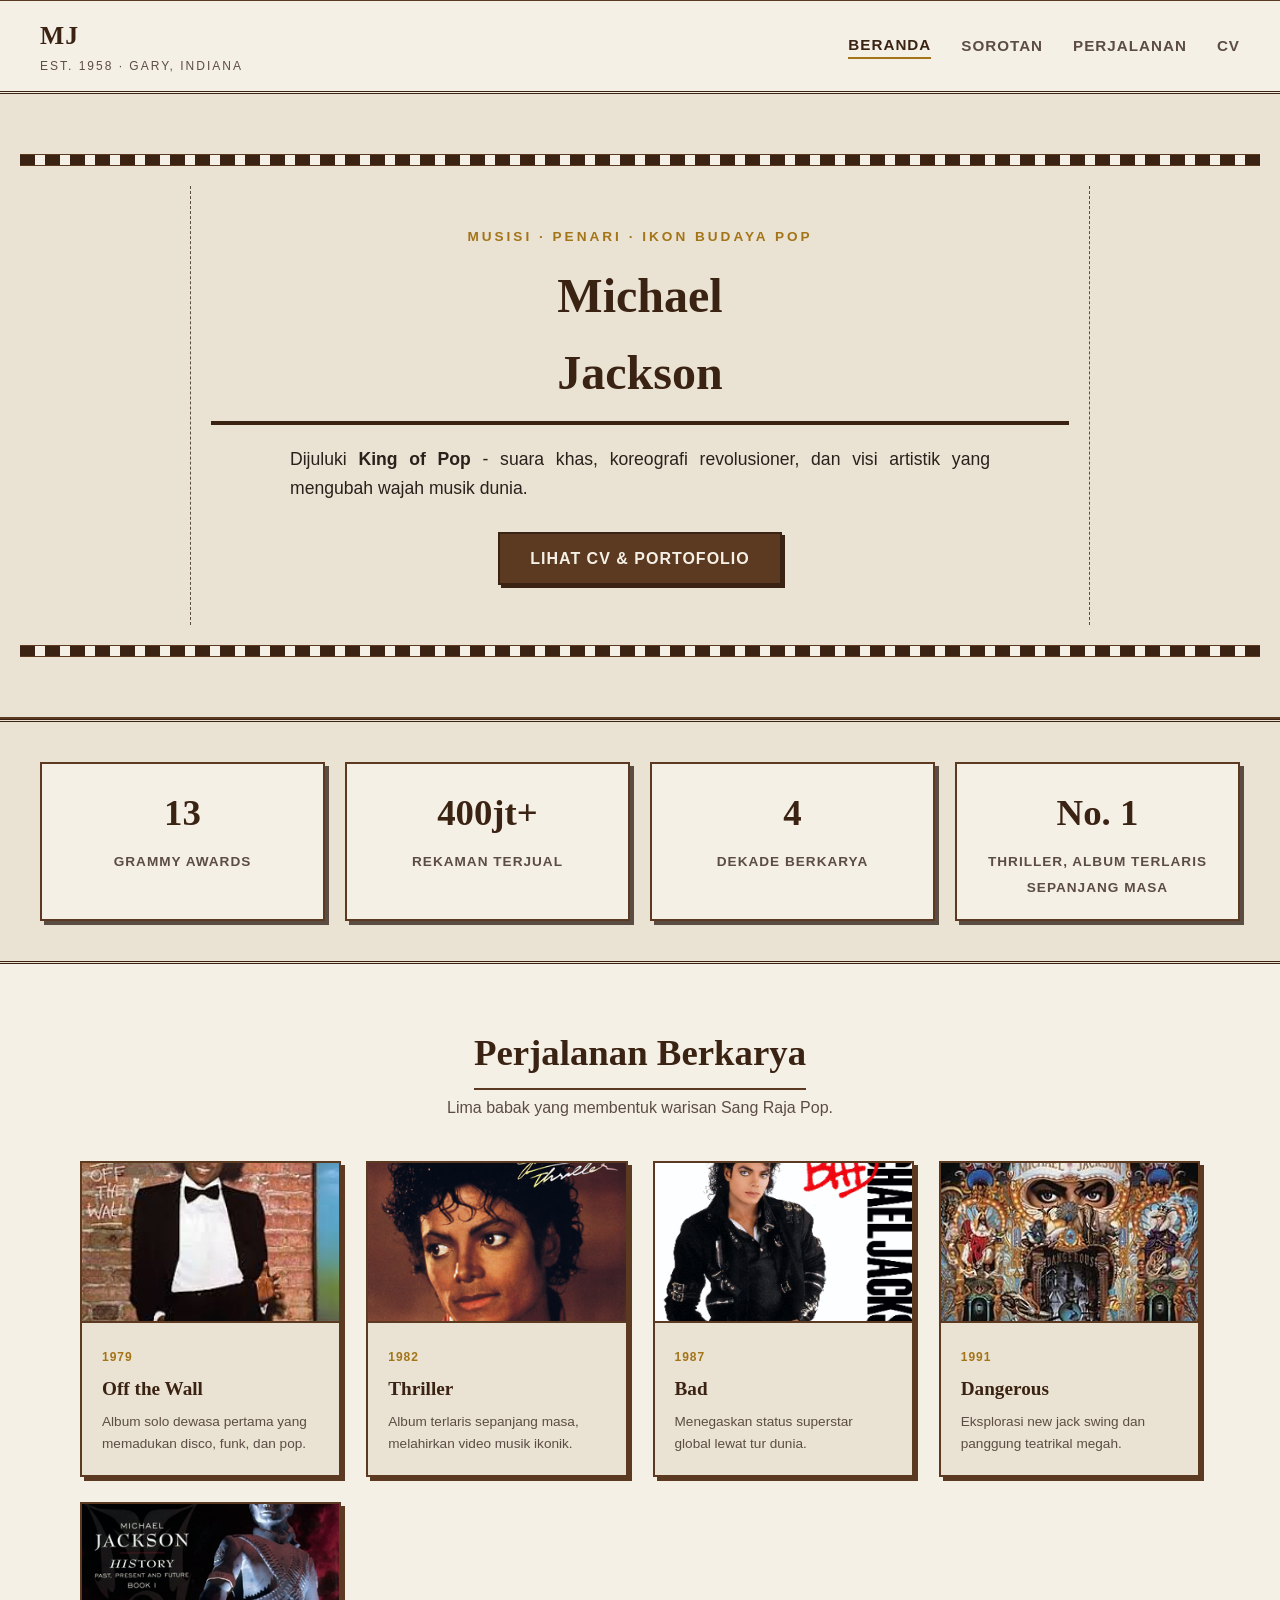
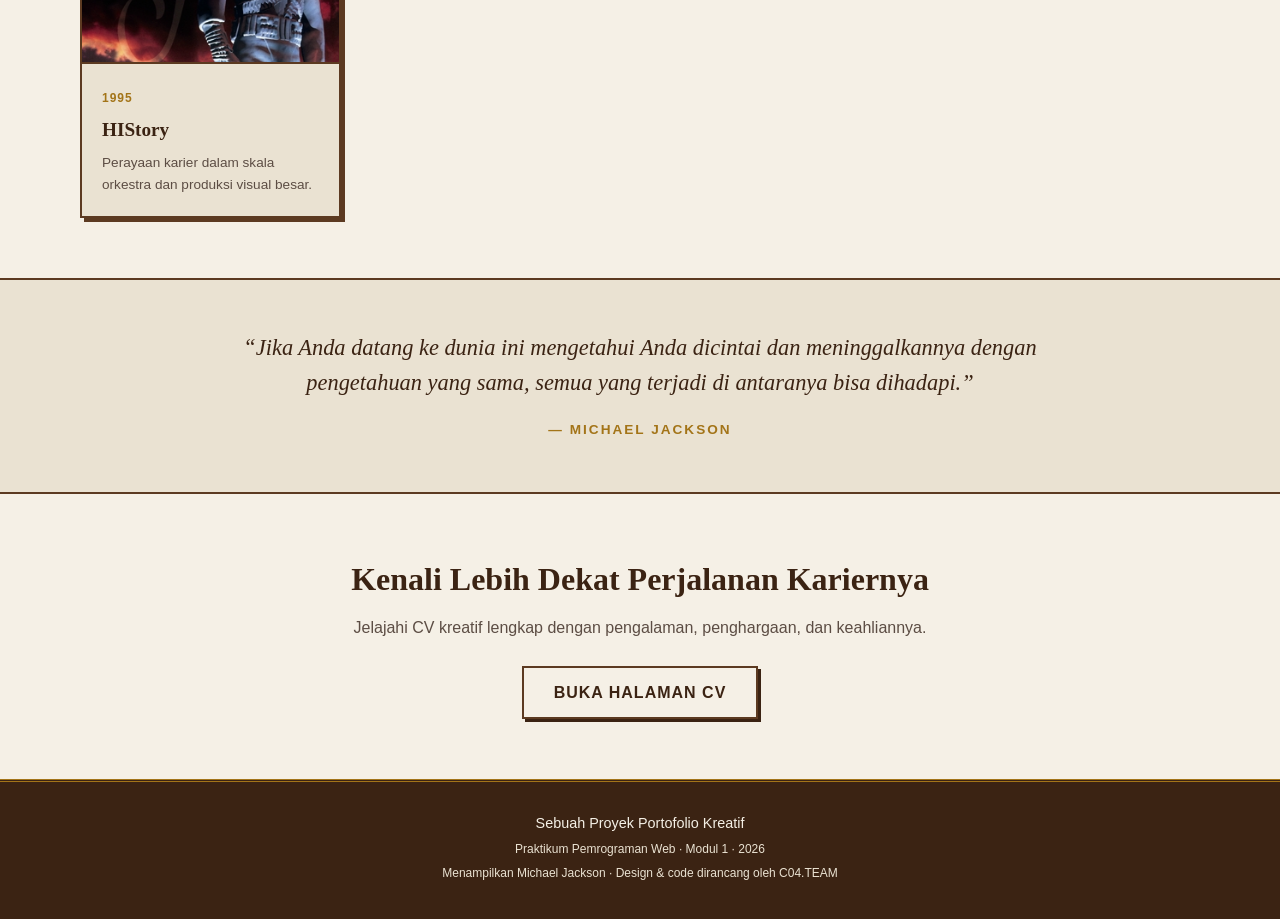
<file: index.html>
<!doctype html>
<html lang="id">
    <head>
        <meta charset="UTF-8" />
        <meta name="viewport" content="width=device-width, initial-scale=1.0" />
        <title>Michael Jackson — Portfolio</title>
        <link rel="stylesheet" href="home.css" />
    </head>
    <body>
        <header class="navbar">
            <a href="index.html" class="logo">
                MJ
                <span class="logo-sub">Est. 1958 &middot; Gary, Indiana</span>
            </a>

            <nav class="nav-links" id="navLinks">
                <a href="#home" class="active">Beranda</a>
                <a href="#sorotan">Sorotan</a>
                <a href="#era">Perjalanan</a>
                <a href="cv.html">CV</a>
            </nav>

            <button class="nav-toggle" id="navToggle" aria-label="Buka menu">
                <span></span><span></span><span></span>
            </button>
        </header>

        <section class="hero" id="home">
            <div class="film-strip film-strip--top" aria-hidden="true"></div>

            <div class="mosaic">
                <div class="tile" data-frame="08"></div>
                <div class="tile" data-frame="07"></div>
                <div class="tile" data-frame="06"></div>
                <div class="tile" data-frame="05"></div>
                <div class="tile" data-frame="04"></div>
                <div class="tile" data-frame="03"></div>

                <div class="mosaic-panel">
                    <p class="panel-kicker">Musisi &middot; Penari &middot; Ikon Budaya Pop</p>
                    <h1 class="panel-title">Michael<br />Jackson</h1>
                    <p class="panel-desc">
                        Dijuluki <strong>King of Pop</strong> - suara khas, koreografi revolusioner, dan visi artistik
                        yang mengubah wajah musik dunia.
                    </p>
                    <a href="cv.html" class="ticket-btn">
                        <span>Lihat CV &amp; Portofolio</span>
                    </a>
                </div>

                <div class="tile" data-frame="02"></div>
                <div class="tile" data-frame="01"></div>
            </div>

            <div class="film-strip film-strip--bottom" aria-hidden="true"></div>
        </section>

        <section class="stats" id="sorotan">
            <div class="ticket">
                <span class="ticket-num">13</span>
                <span class="ticket-label">Grammy Awards</span>
            </div>
            <div class="ticket">
                <span class="ticket-num">400jt+</span>
                <span class="ticket-label">Rekaman Terjual</span>
            </div>
            <div class="ticket">
                <span class="ticket-num">4</span>
                <span class="ticket-label">Dekade Berkarya</span>
            </div>
            <div class="ticket">
                <span class="ticket-num">No. 1</span>
                <span class="ticket-label">Thriller, Album Terlaris Sepanjang Masa</span>
            </div>
        </section>

        <section class="eras" id="era">
            <div class="section-head">
                <h2>Perjalanan Berkarya</h2>
                <p>Lima babak yang membentuk warisan Sang Raja Pop.</p>
            </div>

            <div class="era-grid">
                <article class="era-card">
                    <div class="era-photo">
                        <img
                            src="images/wall.jpeg"
                            alt="Off the Wall"
                            style="width: 100%; height: 100%; object-fit: cover"
                        />
                    </div>
                    <div class="era-body">
                        <span class="era-year">1979</span>
                        <h3>Off the Wall</h3>
                        <p>Album solo dewasa pertama yang memadukan disco, funk, dan pop.</p>
                    </div>
                </article>

                <article class="era-card era-card--accent">
                    <div class="era-photo">
                        <img
                            src="images/thriller.jpg"
                            alt="Thriller"
                            style="width: 100%; height: 100%; object-fit: cover"
                        />
                    </div>
                    <div class="era-body">
                        <span class="era-year">1982</span>
                        <h3>Thriller</h3>
                        <p>Album terlaris sepanjang masa, melahirkan video musik ikonik.</p>
                    </div>
                </article>

                <article class="era-card">
                    <div class="era-photo">
                        <img src="images/bad.png" alt="Bad" style="width: 100%; height: 100%; object-fit: cover" />
                    </div>
                    <div class="era-body">
                        <span class="era-year">1987</span>
                        <h3>Bad</h3>
                        <p>Menegaskan status superstar global lewat tur dunia.</p>
                    </div>
                </article>

                <article class="era-card">
                    <div class="era-photo">
                        <img
                            src="images/danger.jpeg"
                            alt="Dangerous"
                            style="width: 100%; height: 100%; object-fit: cover"
                        />
                    </div>
                    <div class="era-body">
                        <span class="era-year">1991</span>
                        <h3>Dangerous</h3>
                        <p>Eksplorasi new jack swing dan panggung teatrikal megah.</p>
                    </div>
                </article>

                <article class="era-card">
                    <div class="era-photo">
                        <img
                            src="images/history.jpg"
                            alt="HIStory"
                            style="width: 100%; height: 100%; object-fit: cover"
                        />
                    </div>
                    <div class="era-body">
                        <span class="era-year">1995</span>
                        <h3>HIStory</h3>
                        <p>Perayaan karier dalam skala orkestra dan produksi visual besar.</p>
                    </div>
                </article>
            </div>
        </section>

        <section class="quote">
            <div class="marquee">
                <blockquote>
                    &ldquo;Jika Anda datang ke dunia ini mengetahui Anda dicintai dan meninggalkannya dengan pengetahuan
                    yang sama, semua yang terjadi di antaranya bisa dihadapi.&rdquo;
                </blockquote>
                <cite>— Michael Jackson</cite>
            </div>
        </section>

        <section class="cta-banner">
            <h2>Kenali Lebih Dekat Perjalanan Kariernya</h2>
            <p>Jelajahi CV kreatif lengkap dengan pengalaman, penghargaan, dan keahliannya.</p>
            <a href="cv.html" class="ticket-btn ticket-btn--light">
                <span>Buka Halaman CV</span>
            </a>
        </section>

        <footer class="footer">
            <p class="credit-line">Sebuah Proyek Portofolio Kreatif</p>
            <p class="credit-line credit-line--muted">Praktikum Pemrograman Web &middot; Modul 1 &middot; 2026</p>
            <p class="credit-line credit-line--muted">
                Menampilkan Michael Jackson &middot; Design &amp; code dirancang oleh C04.TEAM
            </p>
        </footer>

        <script>
            const navToggle = document.getElementById("navToggle");
            const navLinks = document.getElementById("navLinks");
            navToggle.addEventListener("click", () => {
                navLinks.classList.toggle("open");
                navToggle.classList.toggle("open");
            });
        </script>
    </body>
</html>
</file>
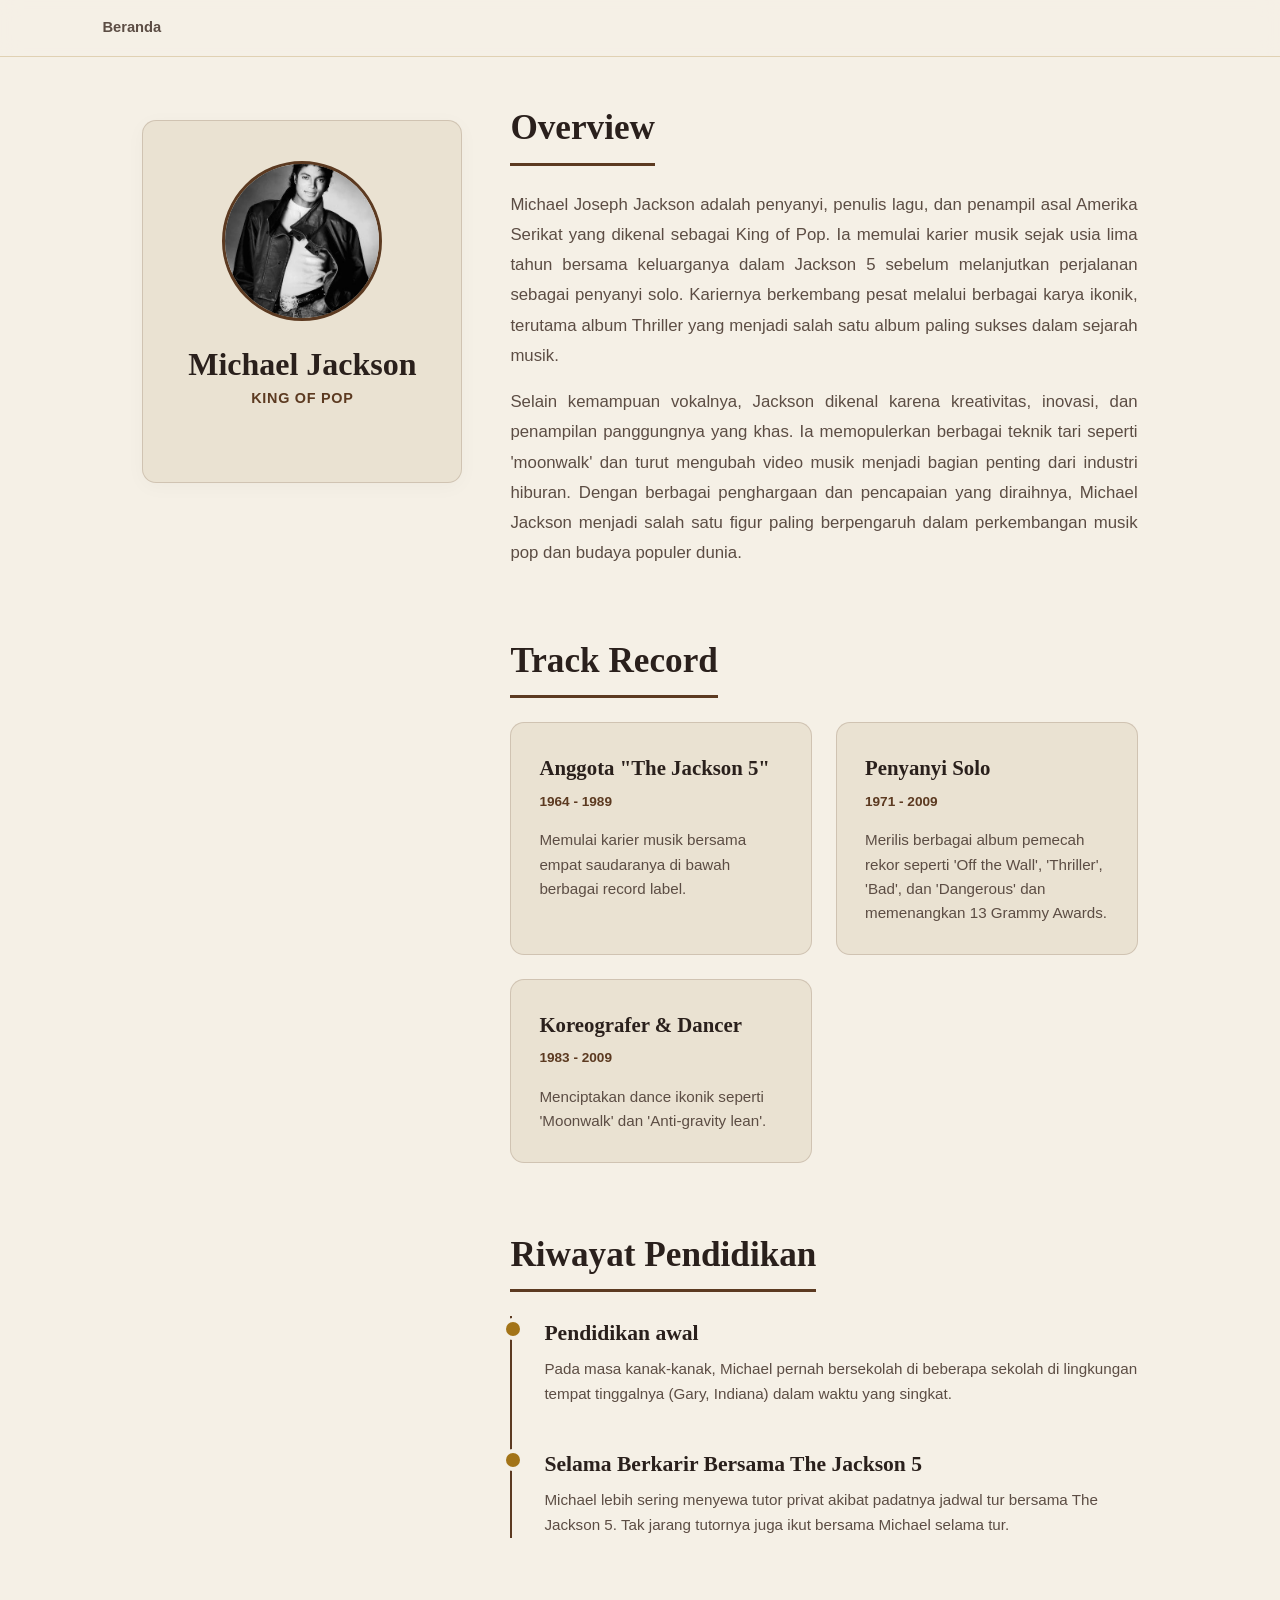
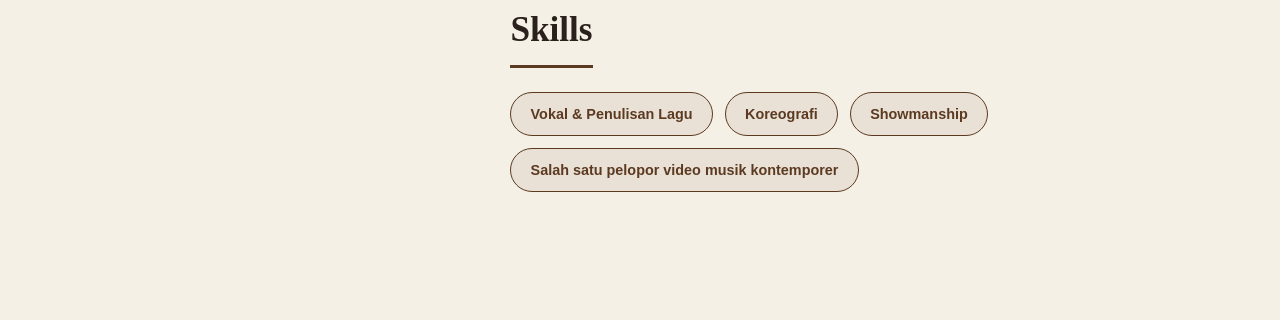
<file: cv.html>
<!doctype html>
<html lang="id">
    <head>
        <meta charset="UTF-8" />
        <meta name="viewport" content="width=device-width, initial-scale=1.0" />
        <title>Michael Jackson — Creative CV</title>
        <link rel="stylesheet" href="cv.css" />
    </head>

    <body>
        <header class="navbar">
            <nav class="nav-links">
                <a href="index.html">Beranda</a>
            </nav>
        </header>

        <div class="cv-layout">
            <aside class="cv-sidebar">
                <div class="profile-container">
                    <img src="images/michael.jpeg" alt="Foto Michael Jackson" class="profile-pic" />
                    <h1 class="profile-name">Michael Jackson</h1>
                    <p class="profile-title">King of Pop</p>
                </div>
            </aside>

            <main class="cv-content">
                <section class="cv-section">
                    <h2 class="section-title">Overview</h2>
                    <p class="character-desc">
                        Michael Joseph Jackson adalah penyanyi, penulis lagu, dan penampil asal Amerika Serikat yang
                        dikenal sebagai King of Pop. Ia memulai karier musik sejak usia lima tahun bersama keluarganya
                        dalam Jackson 5 sebelum melanjutkan perjalanan sebagai penyanyi solo. Kariernya berkembang pesat
                        melalui berbagai karya ikonik, terutama album Thriller yang menjadi salah satu album paling
                        sukses dalam sejarah musik.
                    </p>
                    <p class="character-desc">
                        Selain kemampuan vokalnya, Jackson dikenal karena kreativitas, inovasi, dan penampilan
                        panggungnya yang khas. Ia memopulerkan berbagai teknik tari seperti 'moonwalk' dan turut
                        mengubah video musik menjadi bagian penting dari industri hiburan. Dengan berbagai penghargaan
                        dan pencapaian yang diraihnya, Michael Jackson menjadi salah satu figur paling berpengaruh dalam
                        perkembangan musik pop dan budaya populer dunia.
                    </p>
                </section>

                <section class="cv-section">
                    <h2 class="section-title">Track Record</h2>
                    <div class="grid-container">
                        <div class="card">
                            <h3 class="card-title">Anggota "The Jackson 5"</h3>
                            <span class="card-date">1964 - 1989</span>
                            <p class="card-desc">
                                Memulai karier musik bersama empat saudaranya di bawah berbagai record label.
                            </p>
                        </div>
                        <div class="card">
                            <h3 class="card-title">Penyanyi Solo</h3>
                            <span class="card-date">1971 - 2009</span>
                            <p class="card-desc">
                                Merilis berbagai album pemecah rekor seperti 'Off the Wall', 'Thriller', 'Bad', dan
                                'Dangerous' dan memenangkan 13 Grammy Awards.
                            </p>
                        </div>
                        <div class="card">
                            <h3 class="card-title">Koreografer & Dancer</h3>
                            <span class="card-date">1983 - 2009</span>
                            <p class="card-desc">
                                Menciptakan dance ikonik seperti 'Moonwalk' dan 'Anti-gravity lean'.
                            </p>
                        </div>
                    </div>
                </section>

                <section class="cv-section">
                    <h2 class="section-title">Riwayat Pendidikan</h2>
                    <div class="timeline">
                        <div class="timeline-item">
                            <div class="timeline-dot"></div>
                            <h3 class="timeline-title">Pendidikan awal</h3>
                            <p class="timeline-desc">
                                Pada masa kanak-kanak, Michael pernah bersekolah di beberapa sekolah di lingkungan
                                tempat tinggalnya (Gary, Indiana) dalam waktu yang singkat.
                            </p>
                        </div>

                        <div class="timeline-item">
                            <div class="timeline-dot"></div>
                            <h3 class="timeline-title">Selama Berkarir Bersama The Jackson 5</h3>
                            <p class="timeline-desc">
                                Michael lebih sering menyewa tutor privat akibat padatnya jadwal tur bersama The Jackson
                                5. Tak jarang tutornya juga ikut bersama Michael selama tur.
                            </p>
                        </div>
                    </div>
                </section>

                <section class="cv-section">
                    <h2 class="section-title">Skills</h2>
                    <div class="skills-container">
                        <span class="skill-badge">Vokal & Penulisan Lagu</span>
                        <span class="skill-badge">Koreografi</span>
                        <span class="skill-badge">Showmanship</span>
                        <span class="skill-badge">Salah satu pelopor video musik kontemporer</span>
                    </div>
                </section>
            </main>
        </div>
    </body>
</html>
</file>
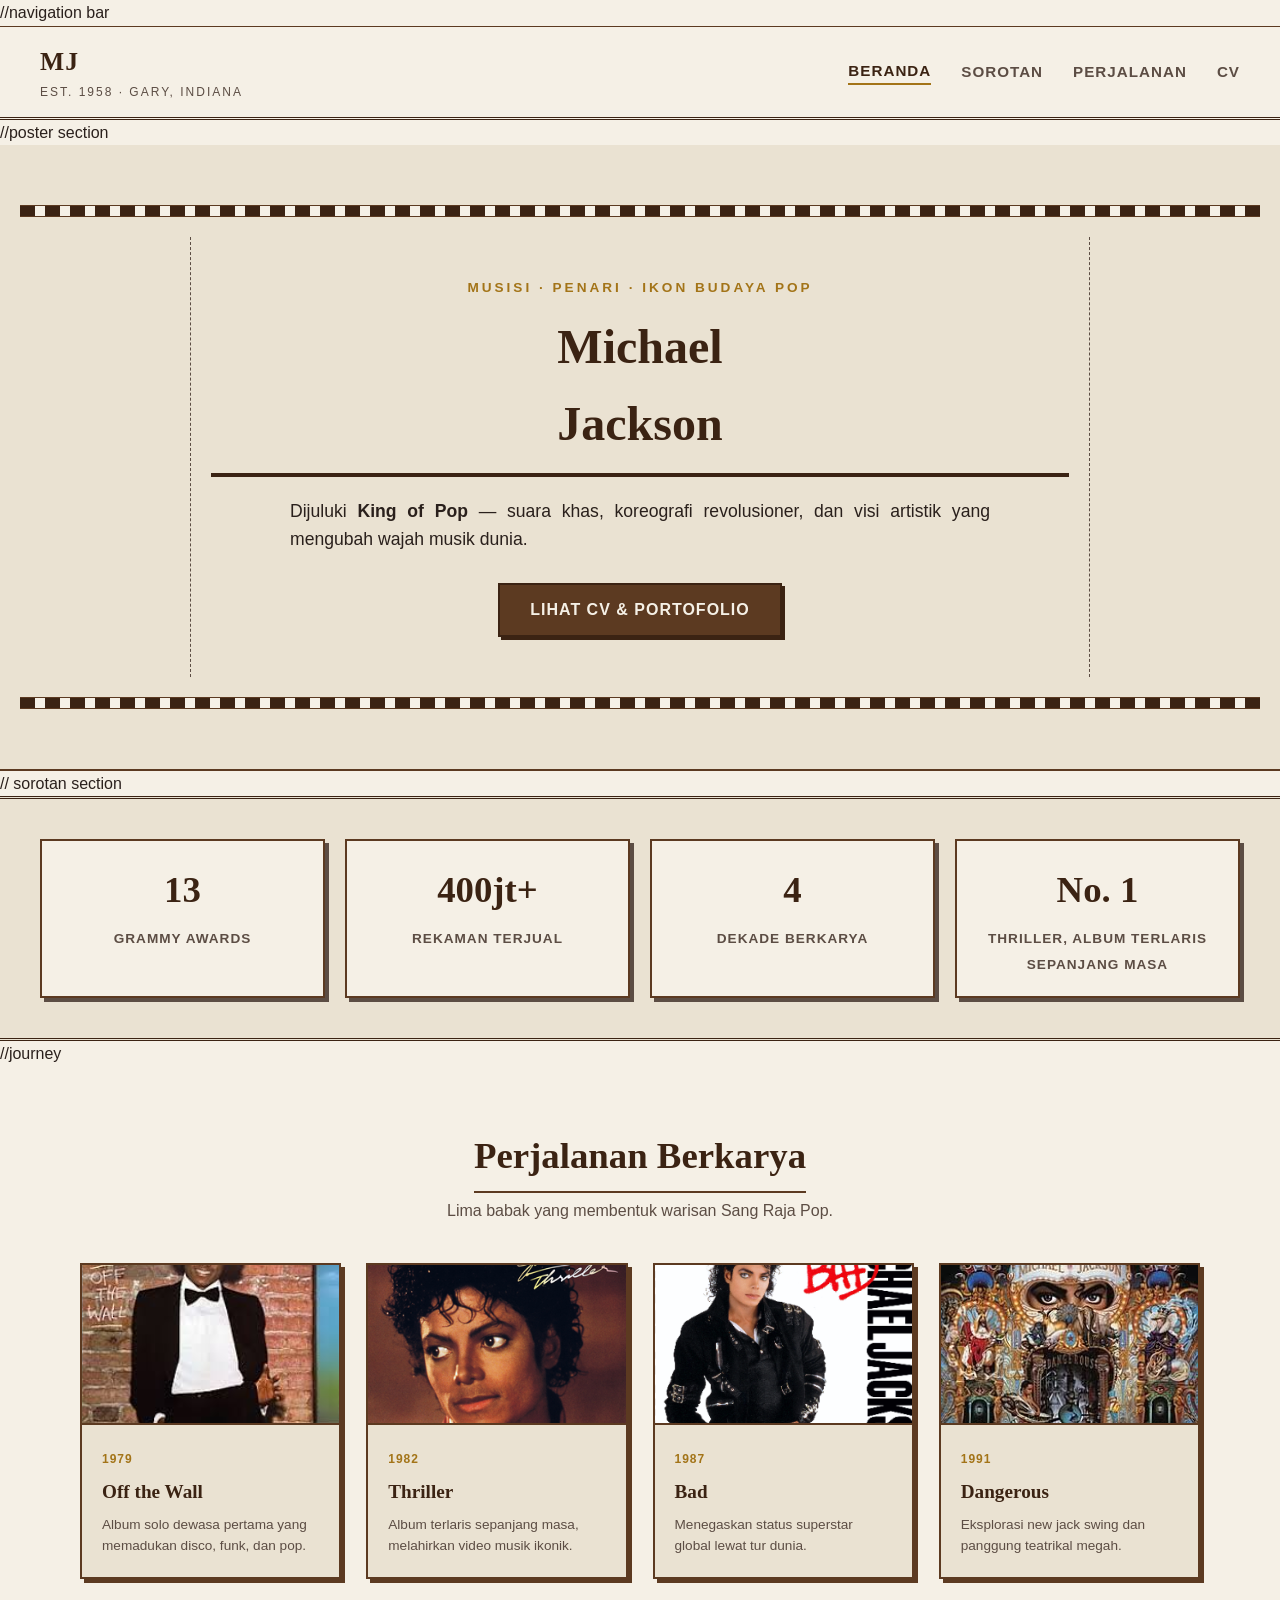
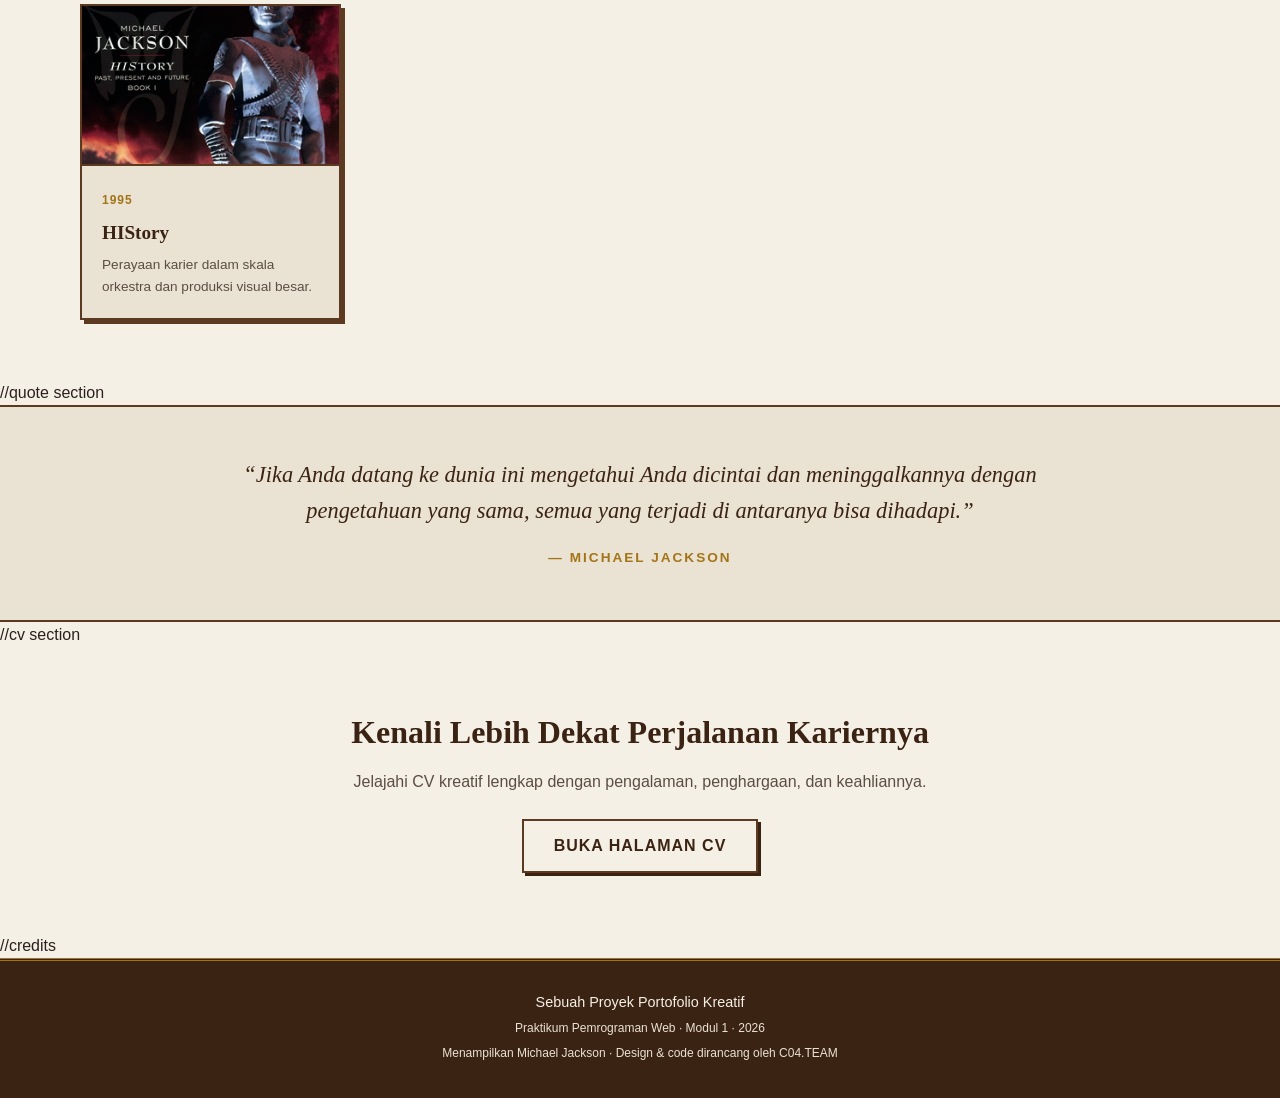
<file: home.html>
<!doctype html>
<html lang="id">
    <head>
        <meta charset="UTF-8" />
        <meta name="viewport" content="width=device-width, initial-scale=1.0" />
        <title>Michael Jackson — Portfolio</title>
        <link rel="stylesheet" href="home.css" />
    </head>
    <body>
        //navigation bar
        <header class="navbar">
            <a href="home.html" class="logo">
                MJ
                <span class="logo-sub">Est. 1958 &middot; Gary, Indiana</span>
            </a>

            <nav class="nav-links" id="navLinks">
                <a href="#home" class="active">Beranda</a>
                <a href="#sorotan">Sorotan</a>
                <a href="#era">Perjalanan</a>
                <a href="cv.html">CV</a>
            </nav>

            <button class="nav-toggle" id="navToggle" aria-label="Buka menu">
                <span></span><span></span><span></span>
            </button>
        </header>

        //poster section
        <section class="hero" id="home">
            <div class="film-strip film-strip--top" aria-hidden="true"></div>

            <div class="mosaic">
                <div class="tile" data-frame="08"></div>
                <div class="tile" data-frame="07"></div>
                <div class="tile" data-frame="06"></div>
                <div class="tile" data-frame="05"></div>
                <div class="tile" data-frame="04"></div>
                <div class="tile" data-frame="03"></div>

                <div class="mosaic-panel">
                    <p class="panel-kicker">Musisi &middot; Penari &middot; Ikon Budaya Pop</p>
                    <h1 class="panel-title">Michael<br />Jackson</h1>
                    <p class="panel-desc">
                        Dijuluki <strong>King of Pop</strong> — suara khas, koreografi revolusioner, dan visi artistik
                        yang mengubah wajah musik dunia.
                    </p>
                    <a href="cv.html" class="ticket-btn">
                        <span>Lihat CV &amp; Portofolio</span>
                    </a>
                </div>

                <div class="tile" data-frame="02"></div>
                <div class="tile" data-frame="01"></div>
            </div>

            <div class="film-strip film-strip--bottom" aria-hidden="true"></div>
        </section>

        // sorotan section
        <section class="stats" id="sorotan">
            <div class="ticket">
                <span class="ticket-num">13</span>
                <span class="ticket-label">Grammy Awards</span>
            </div>
            <div class="ticket">
                <span class="ticket-num">400jt+</span>
                <span class="ticket-label">Rekaman Terjual</span>
            </div>
            <div class="ticket">
                <span class="ticket-num">4</span>
                <span class="ticket-label">Dekade Berkarya</span>
            </div>
            <div class="ticket">
                <span class="ticket-num">No. 1</span>
                <span class="ticket-label">Thriller, Album Terlaris Sepanjang Masa</span>
            </div>
        </section>

        //journey
        <section class="eras" id="era">
            <div class="section-head">
                <h2>Perjalanan Berkarya</h2>
                <p>Lima babak yang membentuk warisan Sang Raja Pop.</p>
            </div>

            <div class="era-grid">
                <article class="era-card">
                    <div class="era-photo" data-frame="A"></div>
                    <div class="era-body">
                        <span class="era-year">1979</span>
                        <h3>Off the Wall</h3>
                        <p>Album solo dewasa pertama yang memadukan disco, funk, dan pop.</p>
                    </div>
                </article>

                <article class="era-card era-card--accent">
                    <div class="era-photo" data-frame="B"></div>
                    <div class="era-body">
                        <span class="era-year">1982</span>
                        <h3>Thriller</h3>
                        <p>Album terlaris sepanjang masa, melahirkan video musik ikonik.</p>
                    </div>
                </article>

                <article class="era-card">
                    <div class="era-photo" data-frame="C"></div>
                    <div class="era-body">
                        <span class="era-year">1987</span>
                        <h3>Bad</h3>
                        <p>Menegaskan status superstar global lewat tur dunia.</p>
                    </div>
                </article>

                <article class="era-card">
                    <div class="era-photo" data-frame="D"></div>
                    <div class="era-body">
                        <span class="era-year">1991</span>
                        <h3>Dangerous</h3>
                        <p>Eksplorasi new jack swing dan panggung teatrikal megah.</p>
                    </div>
                </article>

                <article class="era-card">
                    <div class="era-photo" data-frame="E"></div>
                    <div class="era-body">
                        <span class="era-year">1995</span>
                        <h3>HIStory</h3>
                        <p>Perayaan karier dalam skala orkestra dan produksi visual besar.</p>
                    </div>
                </article>
            </div>
        </section>

        //quote section
        <section class="quote">
            <div class="marquee">
                <blockquote>
                    &ldquo;Jika Anda datang ke dunia ini mengetahui Anda dicintai dan meninggalkannya dengan pengetahuan
                    yang sama, semua yang terjadi di antaranya bisa dihadapi.&rdquo;
                </blockquote>
                <cite>— Michael Jackson</cite>
            </div>
        </section>

        //cv section
        <section class="cta-banner">
            <h2>Kenali Lebih Dekat Perjalanan Kariernya</h2>
            <p>Jelajahi CV kreatif lengkap dengan pengalaman, penghargaan, dan keahliannya.</p>
            <a href="cv.html" class="ticket-btn ticket-btn--light">
                <span>Buka Halaman CV</span>
            </a>
        </section>

        //credits
        <footer class="footer">
            <p class="credit-line">Sebuah Proyek Portofolio Kreatif</p>
            <p class="credit-line credit-line--muted">Praktikum Pemrograman Web &middot; Modul 1 &middot; 2026</p>
            <p class="credit-line credit-line--muted">
                Menampilkan Michael Jackson &middot; Design &amp; code dirancang oleh C04.TEAM
            </p>
        </footer>

        <script>
            const navToggle = document.getElementById("navToggle");
            const navLinks = document.getElementById("navLinks");
            navToggle.addEventListener("click", () => {
                navLinks.classList.toggle("open");
                navToggle.classList.toggle("open");
            });
        </script>
    </body>
</html>
</file>
<file: home.css>
:root {
    --bg: #f5f0e6;

    --bg-alt: #eae2d2;

    --text-main: #2a201c;

    --text-muted: #5c4d44;

    --brown: #5c3a21;

    --brown-deep: #3b2313;

    --gold: #a37418;
}

* {
    box-sizing: border-box;

    margin: 0;

    padding: 0;
}

body {
    background-color: var(--bg);

    color: var(--text-main);

    font-family: "Trebuchet MS", sans-serif;

    line-height: 1.6;

    background-image: radial-gradient(var(--bg-alt) 15%, transparent 16%);

    background-size: 4px 4px;
}

.navbar {
    display: flex;

    justify-content: space-between;

    align-items: center;

    padding: 15px 40px;

    background-color: var(--bg);

    border-bottom: 3px double var(--brown-deep);

    border-top: 1px solid var(--brown);

    position: sticky;

    top: 0;

    z-index: 1000;
}

.logo {
    font-family: "Palatino Linotype", serif;

    font-size: 1.6rem;

    font-weight: 800;

    color: var(--brown-deep);

    text-decoration: none;

    display: flex;

    flex-direction: column;

    letter-spacing: 1px;
}

.logo-sub {
    font-family: "Trebuchet MS", sans-serif;

    font-size: 0.75rem;

    color: var(--text-muted);

    font-weight: 400;

    text-transform: uppercase;

    letter-spacing: 2px;
}

.nav-links {
    display: flex;

    gap: 30px;

    align-items: center;
}

.nav-links a {
    color: var(--text-muted);

    text-decoration: none;

    font-weight: 600;

    font-size: 0.95rem;

    transition: color 0.2s;

    text-transform: uppercase;

    letter-spacing: 1px;
}

.nav-links a:hover,
.nav-links a.active {
    color: var(--brown-deep);

    border-bottom: 2px solid var(--gold);
}

.nav-toggle {
    display: none;

    background: none;

    border: none;

    cursor: pointer;

    flex-direction: column;

    gap: 5px;
}

.nav-toggle span {
    display: block;

    width: 25px;

    height: 3px;

    background-color: var(--brown-deep);
}

.hero {
    padding: 40px 20px;

    text-align: center;

    background-color: var(--bg-alt);

    border-bottom: 2px solid var(--brown);
}

.film-strip {
    height: 12px;

    background: repeating-linear-gradient(
        90deg,
        var(--brown-deep),
        var(--brown-deep) 15px,
        var(--bg) 15px,
        var(--bg) 25px
    );

    margin: 20px 0;

    border-top: 1px solid var(--brown);

    border-bottom: 1px solid var(--brown);
}

.mosaic {
    max-width: 900px;

    margin: 0 auto;

    padding: 40px 20px;

    border-left: 1px dashed var(--text-muted);

    border-right: 1px dashed var(--text-muted);
}

.mosaic-panel .panel-kicker {
    font-size: 0.85rem;

    color: var(--gold);

    text-transform: uppercase;

    letter-spacing: 3px;

    margin-bottom: 10px;

    font-weight: 700;
}

.mosaic-panel .panel-title {
    font-family: "Palatino Linotype", serif;

    font-size: 3rem;

    font-weight: 800;

    margin-bottom: 20px;

    color: var(--brown-deep);

    border-bottom: 4px solid var(--brown-deep);

    padding-bottom: 10px;
}

.mosaic-panel .panel-desc {
    font-size: 1.1rem;

    color: var(--text-main);

    max-width: 700px;

    margin: 0 auto 30px auto;

    text-align: justify;
}

.tile[data-frame="01"],
.tile[data-frame="02"],
.tile[data-frame="03"],
.tile[data-frame="04"],
.tile[data-frame="05"],
.tile[data-frame="06"],
.tile[data-frame="07"],
.tile[data-frame="08"] {
    background-image: url("images/michael.jpeg");

    background-size: cover;

    background-position: center;
}

.ticket-btn {
    display: inline-block;

    background-color: var(--brown);

    color: var(--bg);

    padding: 12px 30px;

    text-decoration: none;

    font-weight: 700;

    border: 2px solid var(--brown-deep);

    box-shadow: 3px 3px 0px var(--brown-deep);

    transition: all 0.1s ease;

    text-transform: uppercase;

    letter-spacing: 1px;
}

.ticket-btn:hover {
    background-color: var(--gold);

    color: var(--brown-deep);

    transform: translate(-2px, -2px);

    box-shadow: 5px 5px 0px var(--brown-deep);
}

.ticket-btn--light {
    background-color: var(--bg);

    color: var(--brown-deep);

    border: 2px solid var(--brown);
}

.ticket-btn--light:hover {
    background-color: var(--bg-alt);

    color: var(--brown);
}

.stats {
    display: grid;

    grid-template-columns: repeat(auto-fit, minmax(200px, 1fr));

    gap: 20px;

    padding: 40px;

    background-color: var(--bg-alt);

    border-top: 3px double var(--brown-deep);

    border-bottom: 3px double var(--brown-deep);

    text-align: center;
}

.ticket {
    padding: 20px;

    border: 2px solid var(--brown);

    border-radius: 0px;

    background-color: var(--bg);

    box-shadow: 4px 4px 0px var(--text-muted);
}

.ticket-num {
    display: block;

    font-family: "Palatino Linotype", serif;

    font-size: 2.3rem;

    font-weight: 800;

    color: var(--brown-deep);

    margin-bottom: 5px;
}

.ticket-label {
    font-size: 0.85rem;

    color: var(--text-muted);

    text-transform: uppercase;

    letter-spacing: 1px;

    font-weight: 700;
}

.eras {
    padding: 60px 40px;

    max-width: 1200px;

    margin: 0 auto;
}

.era-photo[data-frame="A"] {
    background-image: url("images/wall.jpeg");
}

.era-photo[data-frame="B"] {
    background-image: url("images/thriller.jpg");
}

.era-photo[data-frame="C"] {
    background-image: url("images/bad.png");
}

.era-photo[data-frame="D"] {
    background-image: url("images/danger.jpeg");
}

.era-photo[data-frame="E"] {
    background-image: url("images/history.jpg");
}

.section-head {
    text-align: center;

    margin-bottom: 40px;
}

.section-head h2 {
    font-family: "Palatino Linotype", serif;

    font-size: 2.3rem;

    color: var(--brown-deep);

    border-bottom: 2px solid var(--brown);

    display: inline-block;

    padding-bottom: 5px;
}

.section-head p {
    color: var(--text-muted);

    margin-top: 5px;
}

.era-grid {
    display: grid;

    grid-template-columns: repeat(auto-fit, minmax(220px, 1fr));

    gap: 25px;
}

.era-card {
    background-color: var(--bg-alt);

    border: 2px solid var(--brown);

    border-radius: 0px;

    overflow: hidden;

    transition: transform 0.2s;

    box-shadow: 4px 4px 0px var(--brown);
}

.era-card:hover {
    transform: translateY(-3px);

    box-shadow: 6px 6px 0px var(--brown-deep);
}

.era-photo {
    height: 160px;

    background-color: var(--bg);

    background-size: cover;

    background-position: center;

    border-bottom: 2px solid var(--brown);
}

.era-body {
    padding: 20px;
}

.era-year {
    font-size: 0.75rem;

    color: var(--gold);

    font-weight: 800;

    text-transform: uppercase;

    letter-spacing: 1px;
}

.era-body h3 {
    font-family: "Palatino Linotype", serif;

    font-size: 1.2rem;

    margin: 6px 0;

    color: var(--brown-deep);
}

.era-body p {
    font-size: 0.85rem;

    color: var(--text-muted);
}

.quote {
    padding: 50px 20px;

    background-color: var(--bg-alt);

    text-align: center;

    border-top: 2px solid var(--brown);

    border-bottom: 2px solid var(--brown);
}

.marquee blockquote {
    font-family: "Palatino Linotype", serif;

    font-size: 1.4rem;

    font-style: italic;

    max-width: 800px;

    margin: 0 auto 15px auto;

    color: var(--brown-deep);
}

.marquee cite {
    font-size: 0.85rem;

    color: var(--gold);

    font-style: normal;

    text-transform: uppercase;

    letter-spacing: 2px;

    font-weight: 700;
}

.cta-banner {
    padding: 60px 20px;

    text-align: center;
}

.cta-banner h2 {
    font-family: "Palatino Linotype", serif;

    font-size: 2rem;

    color: var(--brown-deep);

    margin-bottom: 10px;
}

.cta-banner p {
    color: var(--text-muted);

    margin-bottom: 25px;
}

.footer {
    padding: 30px;

    text-align: center;

    background-color: var(--brown-deep);

    border-top: 3px double var(--gold);

    color: var(--bg);
}

.credit-line {
    font-size: 0.9rem;

    color: var(--bg);

    margin-bottom: 5px;
}

.credit-line--muted {
    font-size: 0.75rem;

    color: var(--bg-alt);
}

table {
    width: 100%;

    border-collapse: collapse;

    border: 2px solid var(--brown);

    margin: 20px 0;

    background-color: var(--bg-alt);
}

th,
td {
    border: 1px solid var(--brown);

    padding: 12px;

    text-align: left;

    color: var(--text-main);
}

th {
    background-color: var(--brown);

    color: var(--bg);

    font-family: "Palatino Linotype", serif;
}

form {
    border: 2px solid var(--brown);

    padding: 30px;

    border-radius: 0px;

    background-color: var(--bg-alt);

    max-width: 600px;

    margin: 20px auto;

    box-shadow: 5px 5px 0px var(--brown);
}

ol {
    border: 2px solid var(--brown);

    padding: 20px 20px 20px 40px;

    border-radius: 0px;

    background-color: var(--bg-alt);

    color: var(--text-main);

    margin: 20px 0;
}

@media (max-width: 768px) {
    .nav-links {
        display: none;

        flex-direction: column;

        position: absolute;

        top: 70px;

        left: 0;

        width: 100%;

        background-color: var(--bg);

        padding: 20px;

        border-bottom: 2px solid var(--brown);
    }

    .nav-links.open {
        display: flex;
    }

    .nav-toggle {
        display: flex;
    }

    .mosaic-panel .panel-title {
        font-size: 2.2rem;
    }
}
</file>
<file: cv.css>
:root {
    --bg: #f5f0e6;
    --bg-alt: #eae2d2;
    --text-main: #2a201c;
    --text-muted: #5c4d44;
    --brown: #5c3a21;
    --brown-deep: #3b2313;
    --gold: #a37418;
    --font-display: "Palatino Linotype", serif;
    --font-body: "Trebuchet MS", sans-serif;
}

* {
    margin: 0;
    padding: 0;
    box-sizing: border-box;
}

html {
    scroll-behavior: smooth;
}

body {
    background: var(--bg);
    color: var(--text-main);
    font-family: var(--font-body);
    line-height: 1.6;
    overflow-x: hidden;
    position: relative;
}

a {
    color: inherit;
    text-decoration: none;
}

h1,
h2,
h3 {
    font-family: var(--font-display);
    font-weight: 800;
    color: var(--text-main);
}

.navbar {
    position: fixed;
    top: 0;
    left: 0;
    right: 0;
    z-index: 100;
    display: flex;
    align-items: center;
    justify-content: space-between;
    padding: 1rem 8vw;
    background: rgba(245, 240, 230, 0.88);
    backdrop-filter: blur(10px);
    border-bottom: 1px solid rgba(163, 116, 24, 0.25);
}

.nav-links {
    display: flex;
    gap: 2.25rem;
}

.nav-links a {
    position: relative;
    font-weight: 600;
    font-size: 0.92rem;
    color: var(--text-muted);
    transition: color 0.25s ease;
}

.nav-links a::after {
    content: "";
    position: absolute;
    left: 0;
    bottom: -4px;
    width: 0;
    height: 2px;
    background: var(--brown);
    transition: width 0.25s ease;
}

.nav-links a:hover {
    color: var(--brown);
}

.nav-links a:hover::after {
    width: 100%;
}

.cv-layout {
    display: flex;
    max-width: 1200px;
    margin: 100px auto 4rem;
    padding: 0 8vw;
    gap: 3rem;
}

.cv-sidebar {
    width: 320px;
    flex-shrink: 0;
    position: sticky;
    top: 120px;
    height: fit-content;
    background: var(--bg-alt);
    padding: 2.5rem 2rem;
    border: 1px solid rgba(92, 58, 33, 0.18);
    border-radius: 14px;
    box-shadow: 0 4px 20px rgba(0, 0, 0, 0.03);
}

.profile-container {
    text-align: center;
    margin-bottom: 2rem;
}

.profile-pic {
    width: 160px;
    height: 160px;
    border-radius: 50%;
    object-fit: cover;
    margin-bottom: 1rem;
    border: 3px solid var(--brown);
}

.profile-name {
    font-size: 2rem;
    color: var(--text-main);
    line-height: 1.2;
    margin-bottom: 0.25rem;
}

.profile-title {
    color: var(--brown);
    font-weight: 700;
    letter-spacing: 0.05em;
    font-size: 0.9rem;
    text-transform: uppercase;
}

.contact-info h3 {
    border-bottom: 1px solid rgba(92, 58, 33, 0.2);
    padding-bottom: 5px;
    margin-bottom: 12px;
    margin-top: 20px;
    color: var(--brown);
}

.contact-info p {
    color: var(--text-muted);
    font-size: 0.88rem;
    margin-bottom: 0.5rem;
}

.cv-content {
    flex-grow: 1;
}

.cv-section {
    margin-bottom: 4rem;
}

.section-title {
    font-size: 2.2rem;
    color: var(--text-main);
    margin-bottom: 1.5rem;
    display: inline-block;
    border-bottom: 3px solid var(--brown);
    padding-bottom: 0.4rem;
}

.character-desc {
    font-size: 1.05rem;
    color: var(--text-muted);
    text-align: justify;
    line-height: 1.8;
    margin-bottom: 1rem;
}

.grid-container {
    display: grid;
    grid-template-columns: repeat(auto-fit, minmax(280px, 1fr));
    gap: 1.5rem;
}

.card {
    background: var(--bg-alt);
    padding: 1.75rem;
    border: 1px solid rgba(92, 58, 33, 0.18);
    border-radius: 14px;
    transition:
        transform 0.3s ease,
        border-color 0.3s ease,
        box-shadow 0.3s ease;
}

.card:hover {
    transform: translateY(-6px);
    border-color: var(--brown);
    box-shadow: 0 8px 24px rgba(92, 58, 33, 0.1);
}

.card-title {
    color: var(--text-main);
    font-size: 1.3rem;
    margin-bottom: 0.2rem;
}

.card-date {
    display: inline-block;
    font-size: 0.85rem;
    color: var(--brown);
    font-weight: 700;
    margin-bottom: 1rem;
}

.card-desc {
    font-size: 0.95rem;
    color: var(--text-muted);
}

.timeline {
    position: relative;
    padding-left: 2rem;
    border-left: 2px solid var(--brown);
}

.timeline-item {
    position: relative;
    margin-bottom: 2.5rem;
}

.timeline-item:last-child {
    margin-bottom: 0;
}

.timeline-dot {
    position: absolute;
    left: -2.4rem;
    top: 0.35rem;
    width: 14px;
    height: 14px;
    border-radius: 50%;
    background-color: var(--gold);
    box-shadow: 0 0 0 4px var(--bg);
}

.timeline-title {
    color: var(--text-main);
    font-size: 1.35rem;
    margin-bottom: 0.3rem;
}

.timeline-desc {
    font-size: 0.95rem;
    color: var(--text-muted);
    line-height: 1.7;
}

.skills-container {
    display: flex;
    flex-wrap: wrap;
    gap: 12px;
}

.skill-badge {
    background: rgba(92, 58, 33, 0.08);
    color: var(--brown);
    padding: 0.6rem 1.2rem;
    font-size: 0.9rem;
    font-weight: 700;
    border: 1px solid var(--brown);
    border-radius: 50px;
    transition: all 0.25s ease;
}

.skill-badge:hover {
    background: var(--brown);
    color: var(--bg);
}

@media screen and (max-width: 992px) {
    .cv-layout {
        flex-direction: column;
    }

    .cv-sidebar {
        width: 100%;
        position: relative;
        top: 0;
    }
}
</file>
